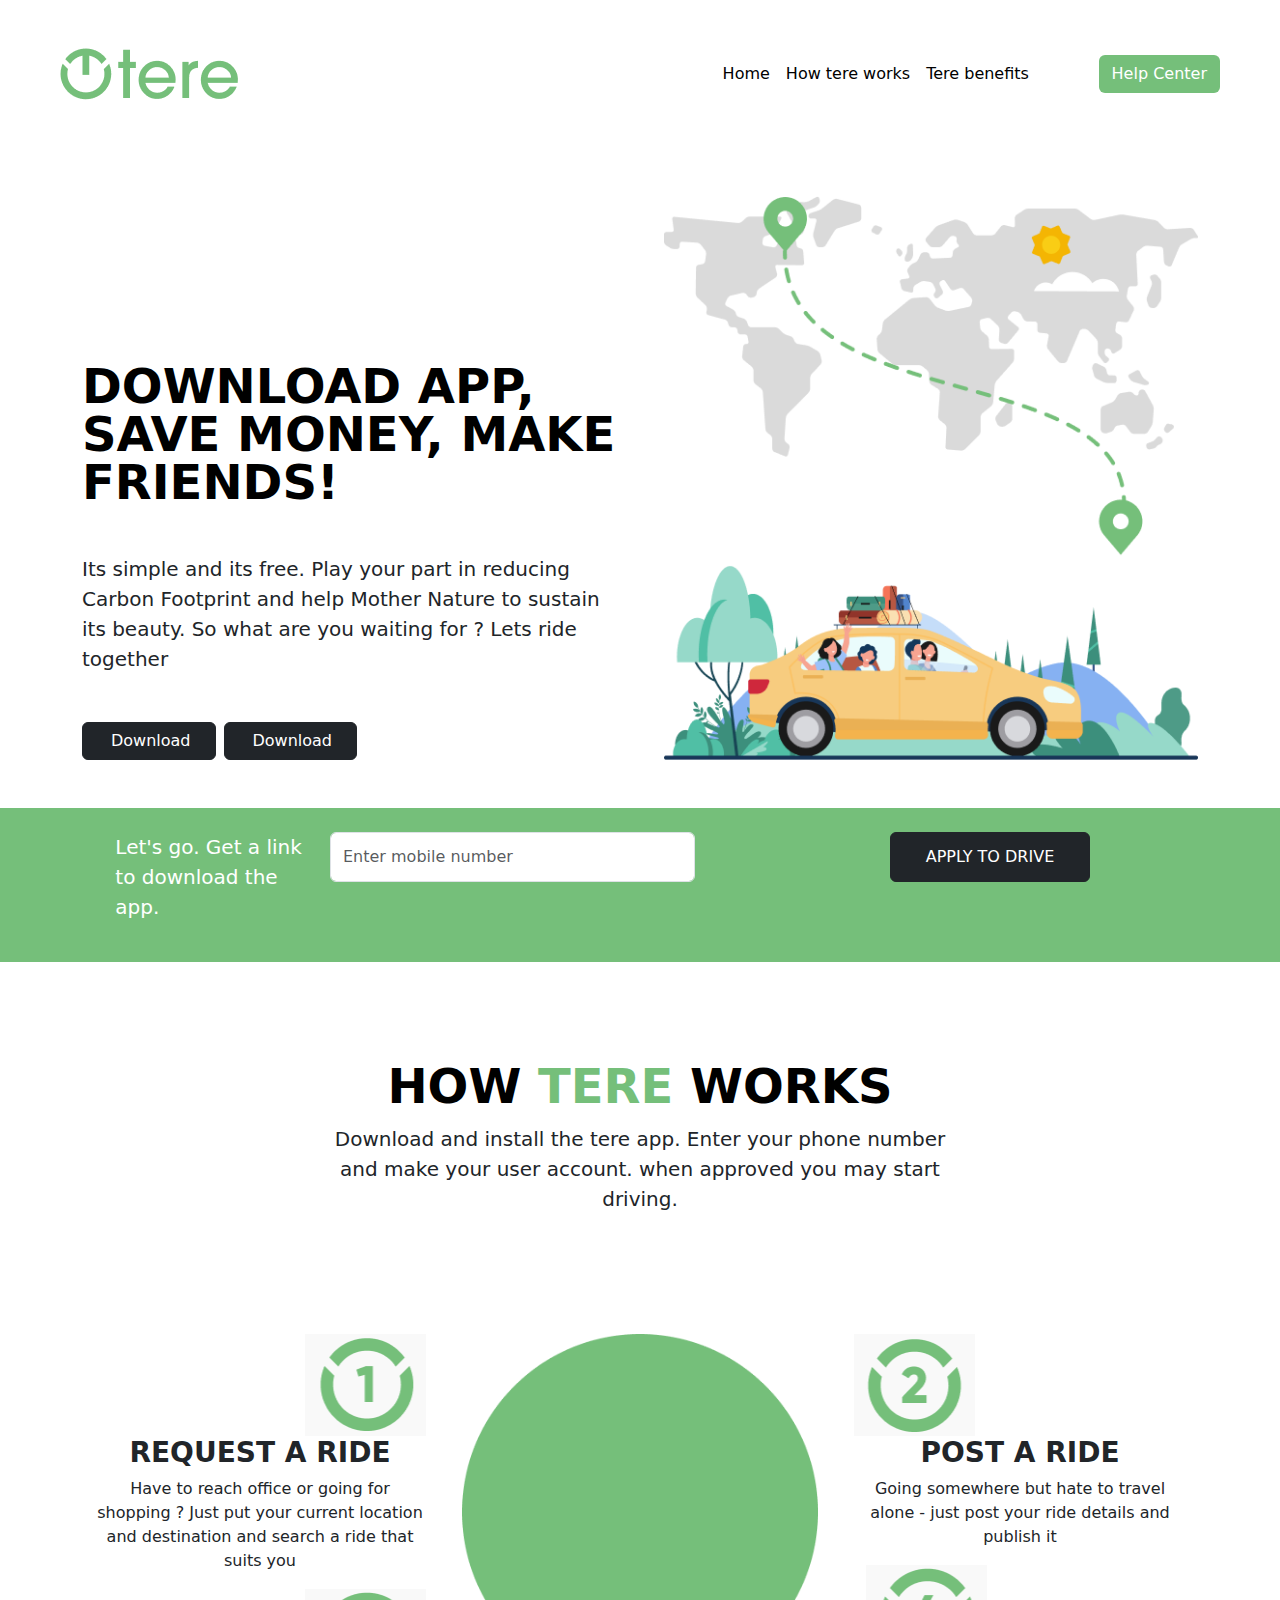
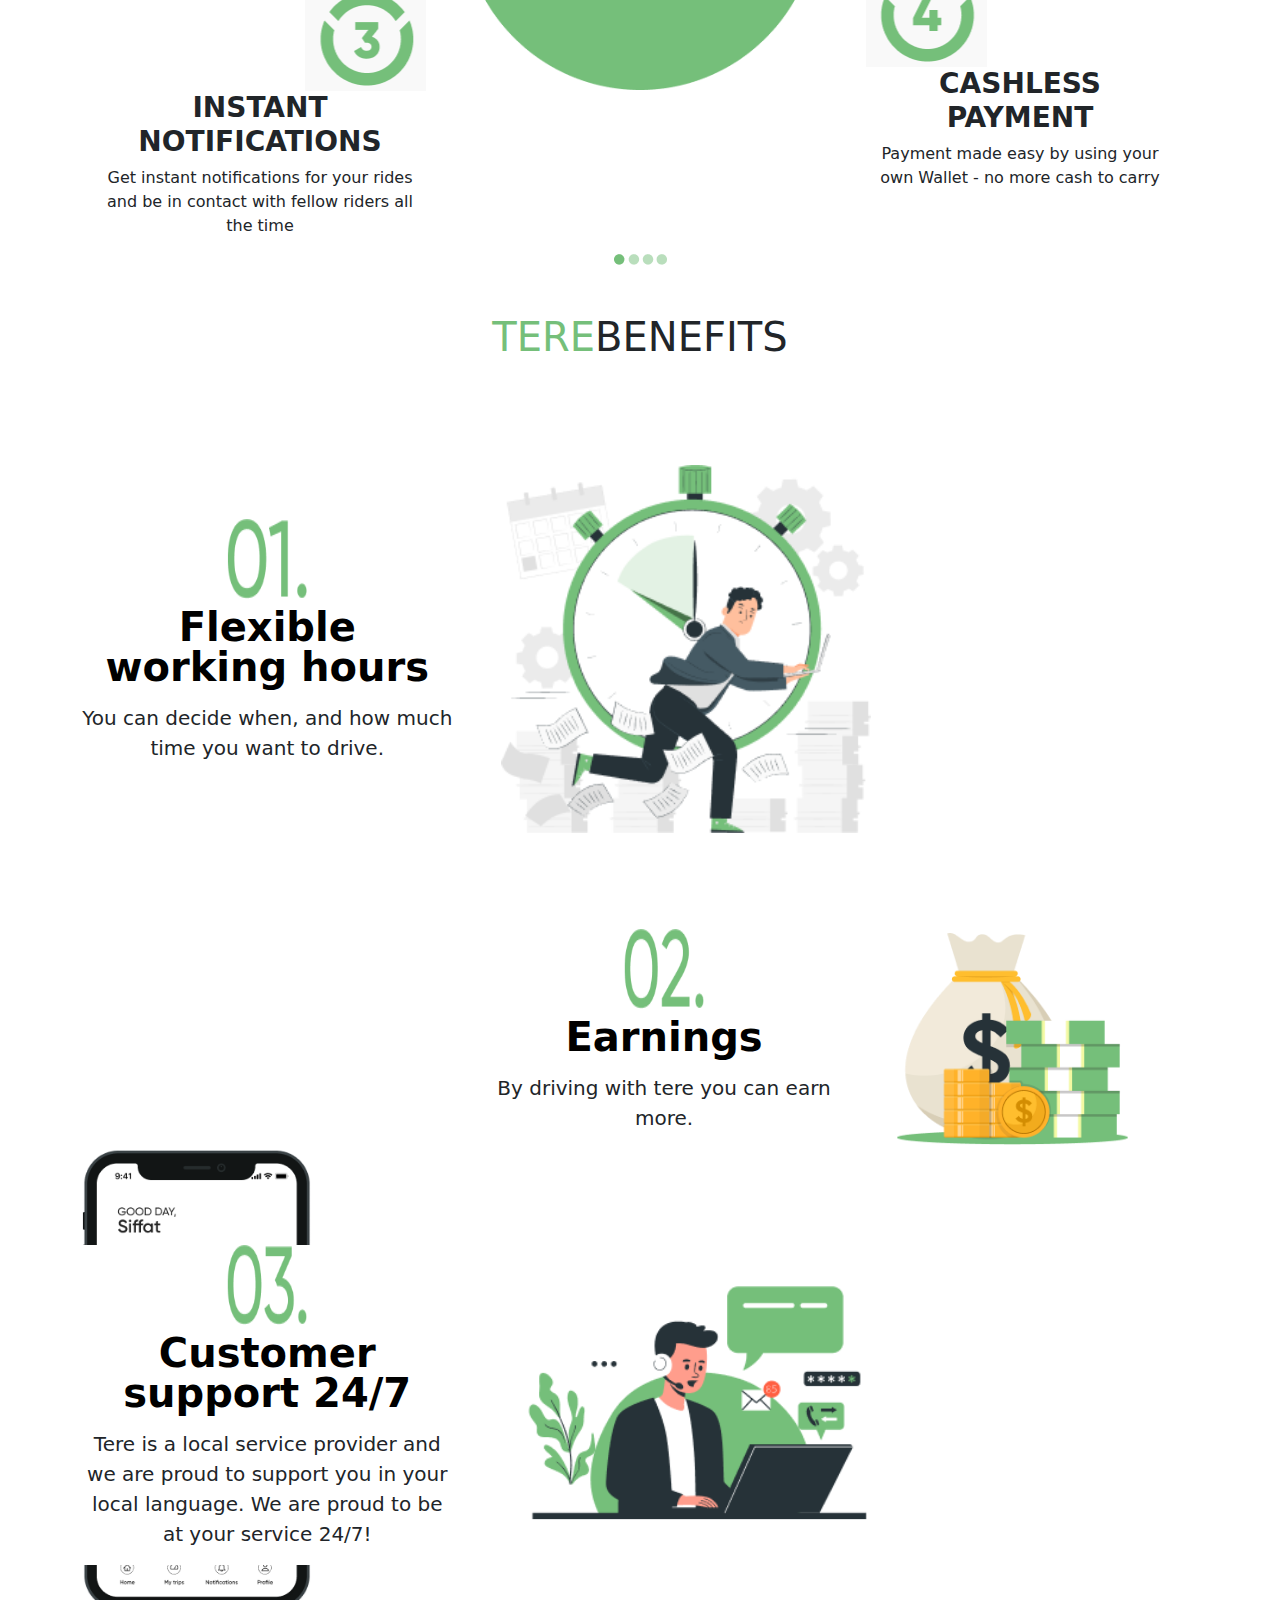
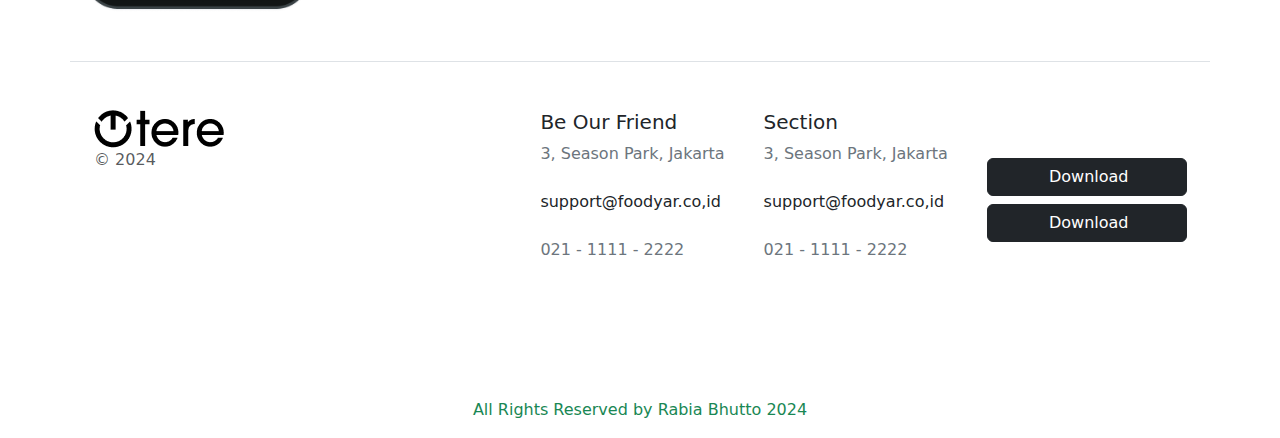
<file: ride-sharing-web-main/index.html>
<!DOCTYPE html>
<html lang="en">

<head>
  <meta charset="UTF-8">
  <meta name="viewport" content="width=device-width, initial-scale=1.0">
  <title>Ride Sharing Web</title>
  <link href="https://cdn.jsdelivr.net/npm/bootstrap@5.3.3/dist/css/bootstrap.min.css" rel="stylesheet"
    integrity="sha384-QWTKZyjpPEjISv5WaRU9OFeRpok6YctnYmDr5pNlyT2bRjXh0JMhjY6hW+ALEwIH" crossorigin="anonymous">
  <script src="https://cdn.jsdelivr.net/npm/bootstrap@5.3.3/dist/js/bootstrap.bundle.min.js"
    integrity="sha384-YvpcrYf0tY3lHB60NNkmXc5s9fDVZLESaAA55NDzOxhy9GkcIdslK1eN7N6jIeHz"
    crossorigin="anonymous"></script>
  <link rel="stylesheet" href="Style Sheets/style.css">
  <link rel="stylesheet" href="https://cdnjs.cloudflare.com/ajax/libs/font-awesome/6.5.1/css/all.min.css"
    integrity="sha512-DTOQO9RWCH3ppGqcWaEA1BIZOC6xxalwEsw9c2QQeAIftl+Vegovlnee1c9QX4TctnWMn13TZye+giMm8e2LwA=="
    crossorigin="anonymous" referrerpolicy="no-referrer" />
</head>

<body>
  <!-- Navbar starts here -->
  <nav class="navbar navbar-expand-lg bg-body-white px-5 py-5">
    <div class="container-fluid">
      <!-- Logo image -->
      <img src="Images/logo.png" alt="Logo classimg-fluid">
      <button class="navbar-toggler" type="button" data-bs-toggle="collapse" data-bs-target="#navbarSupportedContent"
        aria-controls="navbarSupportedContent" aria-expanded="false" aria-label="Toggle navigation">
        <span class="navbar-toggler-icon"></span>
      </button>
      <div class="collapse navbar-collapse" id="navbarSupportedContent">
        <!-- Menu list -->
        <ul class="navbar-nav me-auto mb-2 mb-lg-0 w-75 mx-auto text-center justify-content-lg-end">
          <li class="nav-item">
            <a class="nav-link active" aria-current="page" href="#">Home</a>
          </li>
          <li class="nav-item">
            <a class="nav-link active" aria-current="page" href="#">How tere works</a>
          </li>
          <li class="nav-item">
            <a class="nav-link active" aria-current="page" href="#">Tere benefits</a>
          </li>
        </ul>
        <button type="button" class="btn btn-color d-none d-lg-block">Help Center</button>
      </div>
    </div>
  </nav>
  <!-- Navbar ends here -->

  <!-- Hero section starts here -->
  <div class="container col-xxl-8 py-5 dflex justify-content-around w-100">
    <div class="row flex-lg-row-reverse align-items-end g-5">
      <!-- Image of the hero section -->
      <div class="col-10 col-sm-12 col-md-12 col-lg-6">
        <img src="Images/hero-img.png" class="d-block mx-lg-auto img-fluid" alt="Bootstrap Themes" width="700"
          height="500" loading="lazy">
      </div>
      <!-- Text part of the hero section -->
      <div class="col-lg-6 col-sm-12 mt-5 col-md-12 justify-content-center justify-content-lg-start">
        <h1 class="display-5 fw-bold text-body-emphasis lh-1 mb-3 for-sm overflow-x-hidden">DOWNLOAD APP,
          SAVE MONEY, MAKE
          FRIENDS!</h1>
        <p class="lead mt-5 for-sm">Its simple and its free. Play your part in reducing
          Carbon Footprint and help Mother Nature
          to sustain its beauty. So what are you waiting for ?
          Lets ride together</p>
        <div class="d-grid gap-2 d-flex justify-content-md-start mt-5">
          <button type="button" class="btn btn-dark w-25 for-btn-sm"><i class="fa-brands fa-google-play"
              style="color: #FFFFFF;"></i><span class="ps-1">Download</span></button>
          <button type="button" class="btn btn-dark w-25 for-btn-sm"><i class="fa-brands fa-app-store"
              style="color: #FFFFFF;"></i><span class="ps-1">Download</span></button>
        </div>
      </div>
    </div>
  </div>
  <!-- Hero section ends here -->

  <!-- Mobile number submission form input section starts here -->
  <section class="bg-color py-4 ps-2">
    <form class="row g-3 d-block d-lg-flex justify-content-lg-center form">
      <div class=" col-12 col-lg-2 form-elements d-flex justify-content-center">
        <p class="text-white fs-5 form-p">Let's go. Get a link <br>
          to download the app.</p>
      </div>
      <div class="col-12 col-auto col-lg-4 d-flex justify-content-center">
        <label for="inputnumber2" class="visually-hidden">Mobile Number</label>
        <input type="text" class="form-control text-bar form-elements me-lg-5 me-sm-0 extra-m" id="inputnumber2"
          placeholder="Enter mobile number">
      </div>
      <div class="col-12 col-auto col-lg-4 d-flex justify-content-center">
        <button type="submit" class="btn btn-dark text-white mb-3 text-bar-btn form-elements ms-lg-5 extra-m">APPLY TO
          DRIVE</button>
      </div>
    </form>
  </section>
  <!-- Mobile number submission form input section starts here -->

  <!-- Section# 01 -->
  <section>
    <!-- How it works -->
    <div class="px-4 py-5 my-5 text-center">
      <h1 class="display-5 fw-bold text-body-emphasis">HOW <span class="f-color">TERE</span> WORKS</h1>
      <div class="col-lg-6 mx-auto">
        <p class="lead mb-4">Download and install the tere app. Enter your phone number and make your user account. when
          approved you may start driving.</p>
      </div>
    </div>

    <!-- Benefits -->
    <div class="container d-lg-none pb-5">
      <img src="Images/phone-bg.png" alt="phone" class="img-fluid w-100">
      <div class="d-flex justify-content-center w-100">
        <img src="Images/dots.png" alt="dots" class="img-fluid">
      </div>
      <h1 class="pt-5 d-flex justify-content-center"><span class="f-color">TERE</span> BENEFITS</h1>
    </div>


    <div class="container">
      <div class="row">
        <div class="col-md-4">
          <!-- First Column -->
          <div class="row">
            <div class="col-md-12 d-flex justify-content-center justify-content-lg-start">
              <div class="container">
                <div class="d-flex justify-content-center justify-content-lg-end">
                  <img src="Images/img1.png" alt="1" class="img-fluid">
                </div>
                <h3 class="fw-bold text-center">REQUEST A RIDE</h3>
                <p class="text-center">Have to reach office or going for shopping ?
                  Just put your current location and destination and search a ride that suits you</p>
              </div>

            </div>
          </div>
          <div class="row">
            <div class="col-md-12 d-flex justify-content-center justify-content-lg-start">
              <div class="container">
                <div class="d-flex justify-content-center justify-content-lg-end">
                  <img src="Images/img3.png" alt="1" class="img-fluid">
                </div>
                <h3 class="fw-bold text-center">INSTANT NOTIFICATIONS</h3>
                <p class="text-center">Get instant notifications for your rides and be in contact with fellow riders all
                  the time</p>
              </div>
            </div>

          </div>
        </div>
        <div class="col-md-4">
          <!-- Second Column -->
          <div class="row d-none d-lg-block">
            <div class="col-md-12">
              <img src="Images/circle.png" class="img-fluid" alt="Image">
            </div>
          </div>
        </div>
        <div class="col-md-4">
          <!-- Third Column -->
          <div class="row">
            <div class="col-md-12 d-flex justify-content-center justify-content-lg-start">
              <div class="container">
                <div class="d-flex justify-content-center justify-content-lg-start">
                  <img src="Images/img2.png" alt="2" class="img-fluid">
                </div>
                <h3 class="fw-bold text-center">POST A RIDE</h3>
                <p class="text-center">Going somewhere but hate to travel alone -
                  just post your ride details and publish it</p>
              </div>
            </div>
          </div>
          <div class="row">
            <div class="col-md-12 d-flex justify-content-center justify-content-lg-start">
              <div class="container">
                <div class="container">
                  <div class="d-flex justify-content-center justify-content-lg-start">
                    <img src="Images/img4.png" alt="2" class="img-fluid">
                  </div>
                  <h3 class="fw-bold text-center">CASHLESS PAYMENT</h3>
                  <p class="text-center">Payment made easy by using your own Wallet - no more cash to carry</p>
                </div>
              </div>
            </div>
          </div>
        </div>
      </div>

      <div class="container d-sm-none d-lg-block pb-5">
        <div class="d-flex justify-content-center w-100">
          <img src="Images/dots.png" alt="dots" class="img-fluid">
        </div>
        <h1 class="pt-5 d-flex justify-content-center"><span class="f-color">TERE</span> BENEFITS</h1>
      </div>
  </section>
  <!-- Section# 01 ends here -->

  <!-- Section# 02 -->
  <section class="container">

    <div
      class="row flex-lg-row-reverse justify-content-sm-center justify-content-md-center align-items-center g-5 py-5 w-75 media-width">
      <div class="col-12 col-lg-6 text-center">
        <img src="Images/Frame1.png" class="d-block mx-auto img-fluid" alt="Bootstrap Themes" width="700" height="500"
          loading="lazy">
      </div>
      <div class="col-12 col-lg-6 text-center">
        <div class="d-flex flex-column justify-content-center align-items-center gap-2">
          <img src="Images/01..png" alt="01" class="img-fluid num-img">
          <h2 class="display-5 fw-bold text-body-emphasis lh-1 mb-3 fs-1">Flexible working hours</h2>
        </div>
        <p class="lead text-center">You can decide when, and how much time you want to drive.</p>
      </div>
    </div>

    <div class="d-flex justify-content-lg-end">
      <div
        class="row flex-lg-row-reverse justify-content-sm-center justify-content-md-center align-items-center g-5 py-5 w-75 media-width">
        <div class="col-10 col-sm-8 col-lg-4">
          <img src="Images/Frame2.png" class="d-block mx-lg-auto img-fluid" alt="Bootstrap Themes" width="700"
            height="500" loading="lazy">
        </div>
        <div class="col-lg-6 text-lg-start">
          <div class="d-flex flex-column justify-content-center align-items-center gap-2 w-100 one-line">
            <img src="Images/02..png" alt="01" class="img-fluid num-img">
            <h1 class="display-5 fw-bold text-body-emphasis lh-1 mb-3 fs-1 d-sm-inline d-md-inline">Earnings</h1>
          </div>
          <p class="lead text-center">By driving with tere you can earn more.</p>
        </div>
      </div>
    </div>

      <div class="position-relative position-lg-static">

        <img src="Images/phone.png" alt="phone" class="position-absolute position-lg-static top-70 end-20 z-n1 h-100 d-none d-lg-block ">

        <div
          class="row flex-lg-row-reverse justify-content-sm-center justify-content-md-center align-items-center g-5 py-5 w-75 media-width">
          <div class="col-12 col-lg-6 text-center">
            <img src="Images/Frame3.png" class="d-block mx-auto img-fluid h-50" alt="Bootstrap Themes" width="700" height="500"
              loading="lazy">
          </div>
          <div class="col-12 col-lg-6 text-center bg-white">
            <div class="d-flex flex-column justify-content-center align-items-center gap-2">
              <img src="Images/03..png" alt="01" class="img-fluid num-img">
              <h2 class="display-5 fw-bold text-body-emphasis lh-1 mb-3 fs-1">Customer support 24/7</h2>
            </div>
            <p class="lead text-center bg">Tere is a local service provider and we are proud to support you in your local
              language. We are proud to be at your service 24/7!</p>
          </div>
        </div>
      </div>
    </div>
    

    

  </section>

  <footer class=" container row row-cols-1 row-cols-sm-2 row-cols-md-5 py-5 my-5 border-top mx-auto">
    <div class="col mb-3">
      <img src="Images/logo2.png" alt="logo">
      <p class="text-body-secondary">© 2024</p>
    </div>

    <div class="col mb-3">

    </div>

    <div class="col mb-3">
      <h5>Be Our Friend</h5>
      <ul class="nav flex-column">
        <li class="nav-item mb-2">
          <p class="nav-link p-0 text-secondary">3, Season Park, Jakarta</p>
        </li>
        <li class="nav-item mb-2" <p class="nav-link p-0 text-secondary">support@foodyar.co,id</p>
        </li>
        <li class="nav-item mb-2">
          <p class="nav-link p-0 text-secondary">021 - 1111 - 2222</p>
        </li>
      </ul>
    </div>

    <div class="col mb-3">
      <h5>Section</h5>
      <ul class="nav flex-column">
        <li class="nav-item mb-2">
          <p class="nav-link p-0 text-secondary">3, Season Park, Jakarta</p>
        </li>
        <li class="nav-item mb-2" <p class="nav-link p-0 text-secondary">support@foodyar.co,id</p>
        </li>
        <li class="nav-item mb-2">
          <p class="nav-link p-0 text-secondary">021 - 1111 - 2222</p>
        </li>
      </ul>
    </div>

    <div class=" col mt-5">
      <button type="button" class="btn btn-dark w-25 for-btn-sm d-block mb-2 foot-btn"><i
          class="fa-brands fa-google-play" style="color: #FFFFFF;"></i><span class="ps-1">Download</span></button>
      <button type="button" class="btn btn-dark w-25 for-btn-sm d-block foot-btn"><i class="fa-brands fa-app-store"
          style="color: #FFFFFF;"></i><span class="ps-1">Download</span></button>
    </div>
  </footer>

  <p class="text-center w-100 text-success">All Rights Reserved by Rabia Bhutto 2024</p>

</body>

</html>
</file>
<file: ride-sharing-web-main/Style Sheets/style.css>
.btn-color
{
    background-color: #75BF7A;
    color: white;
}

.btn-color:hover
{
    background-color: #75BF7A;
    color: white;
}

.bg-color
{
    background-color: #75BF7A;
}

.f-color
{
    color: #75BF7A;
}

.text-bar
{
    width: 450px;
    height: 50px;
}

.text-bar-btn
{
    width: 200px;
    height: 50px;
}

.num-img
{
    width: 80px;
    height: 80px;
}

.foot-btn
{
    width: 200px !important;
   
}
@media screen and (max-width:992px)
{

    .for-sm
    {
        width: 75% !important;
        text-align: center !important;
        display: flex !important;
        justify-content: center !important;
        margin-left: auto;
        margin-right: auto;
    }

    .for-btn-sm
    {
        margin-left: auto;
        margin-right: auto;
        width: 75% !important;
        display: flex;
        justify-content: center;
    }

    .form-p
    {
        text-align: left !important;
        font-size: 30px !important;
    }

    .form
    {
        display: flex;
        justify-content: center;
    }
 
    .text-bar
    {
        height: 70px;
    }
 
    .text-bar-btn
    {
        height: 70px;
        width: 450px;
    }

    .one-line
    {
        display: flex;
    }

    .media-width
    {
        width: 100% !important;
    }
 
    .index
    {
        z-index: -1 !important;
    }

    .bg
    {
        background-color: #f9f9f9 !important;
    }
}
</file>
